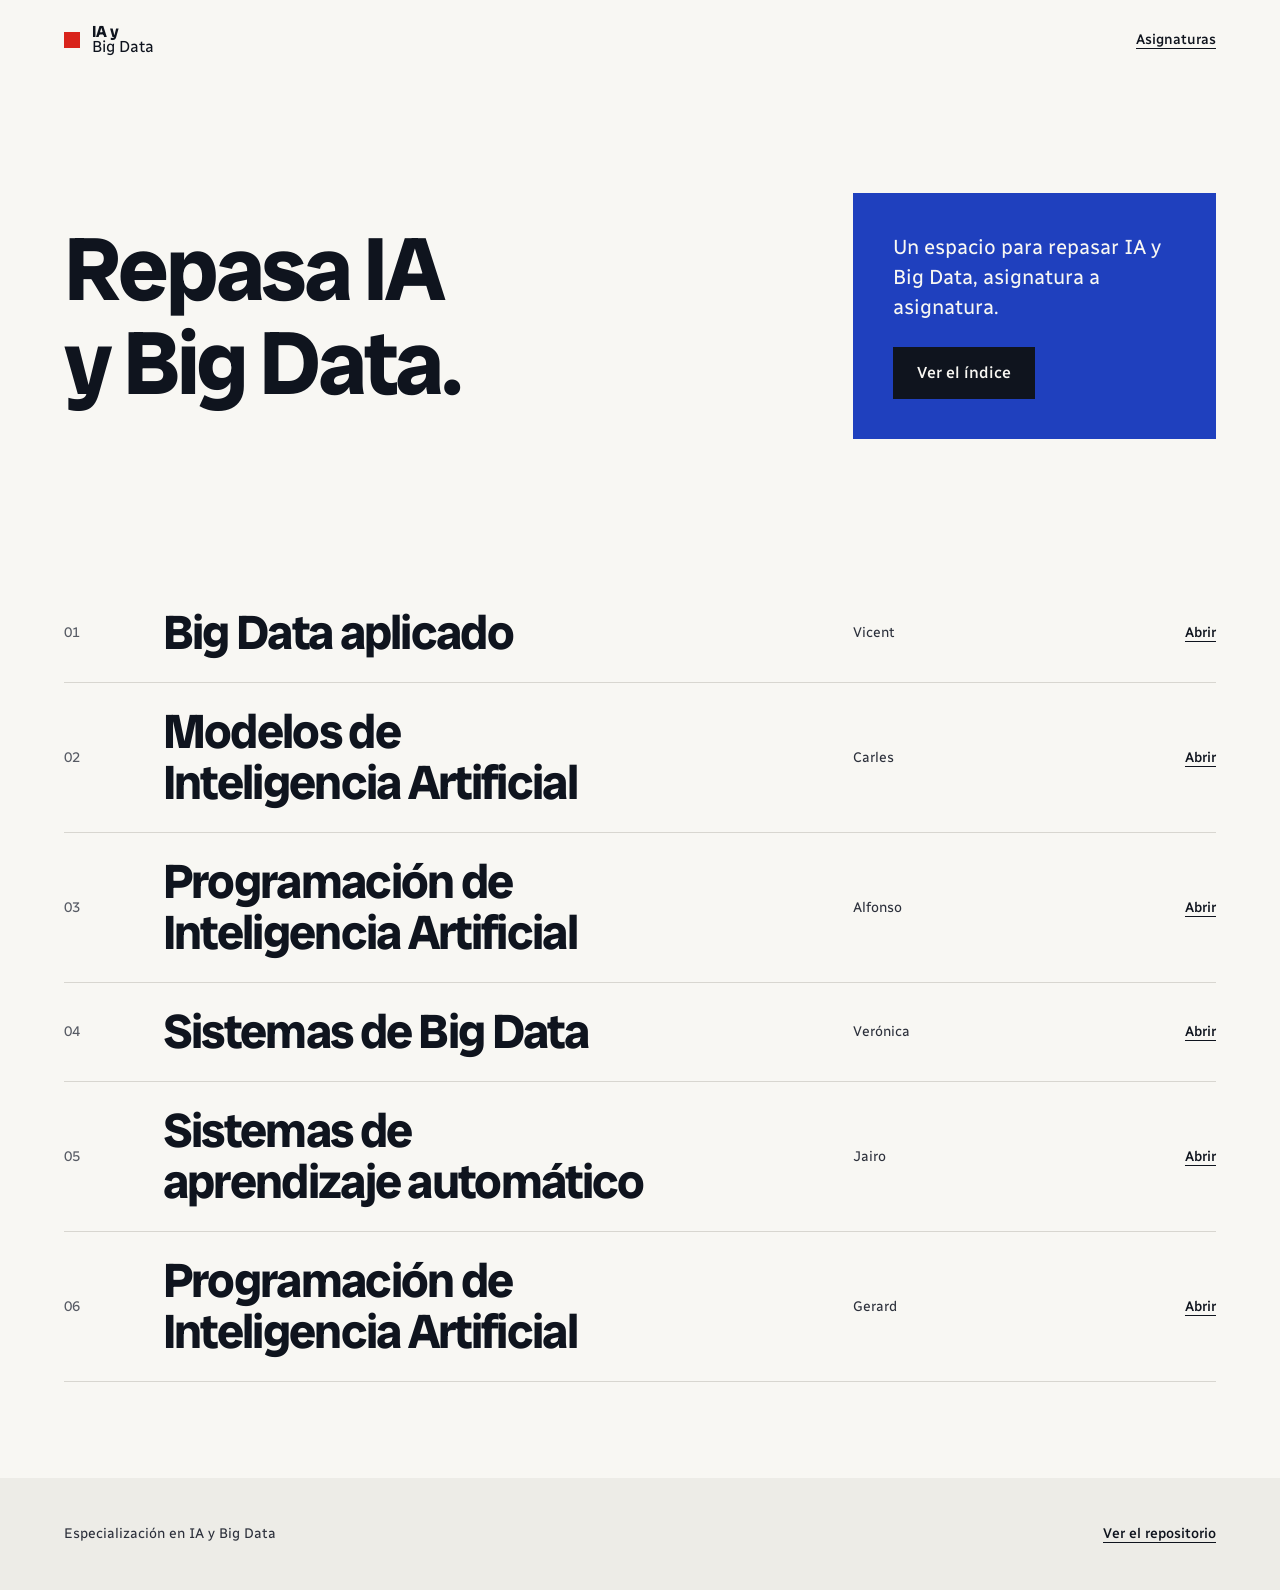
<file: index.html>
<!doctype html>
<html lang="es">
<head>
  <meta charset="utf-8">
  <meta name="viewport" content="width=device-width, initial-scale=1">
  <meta name="description" content="Repasa las seis asignaturas de la especialización en Inteligencia Artificial y Big Data.">
  <title>IA y Big Data | Repaso del curso</title>
  <link rel="preconnect" href="https://fonts.googleapis.com">
  <link rel="preconnect" href="https://fonts.gstatic.com" crossorigin>
  <link href="https://fonts.googleapis.com/css2?family=Radio+Canada+Big:wght@400;700&amp;family=Radio+Canada:wght@400;500&amp;display=swap" rel="stylesheet">
  <link rel="stylesheet" href="./styles.css">
</head>
<body>
  <a class="skip-link" href="#contenido">Saltar al contenido</a>

  <header class="site-header">
    <nav class="masthead container" aria-label="Navegación principal">
      <a class="wordmark" href="./" aria-label="Inicio del curso">
        <span class="wordmark__top">IA y</span>
        <span class="wordmark__bottom">Big Data</span>
      </a>
      <a class="masthead__link" href="#asignaturas">Asignaturas</a>
    </nav>
  </header>

  <main id="contenido">
    <section class="intro container" aria-labelledby="curso-titulo">
      <h1 class="intro__title" id="curso-titulo">Repasa IA y Big Data.</h1>
      <div class="intro__aside">
        <p class="lead">Un espacio para repasar IA y Big Data, asignatura a asignatura.</p>
        <a class="button" href="#asignaturas">Ver el índice</a>
      </div>
    </section>

    <section class="index-section container" id="asignaturas" aria-labelledby="asignaturas-titulo">
      <h2 class="visually-hidden" id="asignaturas-titulo">Asignaturas</h2>
      <ol class="subject-index">
        <li class="subject-index__item">
          <a class="subject-link" href="Big%20Data%20aplicado%20%28Vicent%29/">
            <span class="subject-link__number" aria-hidden="true">01</span>
            <h2>Big Data aplicado</h2>
            <span class="subject-link__teacher"><span class="visually-hidden">Profesor: </span>Vicent</span>
            <span class="subject-link__action" aria-hidden="true">Abrir</span>
          </a>
        </li>
        <li class="subject-index__item">
          <a class="subject-link" href="Modelos%20de%20Inteligencia%20Artificial%20%28Carles%29/">
            <span class="subject-link__number" aria-hidden="true">02</span>
            <h2>Modelos de Inteligencia Artificial</h2>
            <span class="subject-link__teacher"><span class="visually-hidden">Profesor: </span>Carles</span>
            <span class="subject-link__action" aria-hidden="true">Abrir</span>
          </a>
        </li>
        <li class="subject-index__item">
          <a class="subject-link" href="Programaci%C3%B3n%20de%20Inteligencia%20Artificial%20%28Alfonso%29/">
            <span class="subject-link__number" aria-hidden="true">03</span>
            <h2>Programación de Inteligencia Artificial</h2>
            <span class="subject-link__teacher"><span class="visually-hidden">Profesor: </span>Alfonso</span>
            <span class="subject-link__action" aria-hidden="true">Abrir</span>
          </a>
        </li>
        <li class="subject-index__item">
          <a class="subject-link" href="Sistemas%20de%20Big%20Data%20%28Ver%C3%B3nica%29/">
            <span class="subject-link__number" aria-hidden="true">04</span>
            <h2>Sistemas de Big Data</h2>
            <span class="subject-link__teacher"><span class="visually-hidden">Profesora: </span>Verónica</span>
            <span class="subject-link__action" aria-hidden="true">Abrir</span>
          </a>
        </li>
        <li class="subject-index__item">
          <a class="subject-link" href="Sistemas%20de%20aprendizaje%20autom%C3%A1tico%20%28Jairo%29/">
            <span class="subject-link__number" aria-hidden="true">05</span>
            <h2>Sistemas de aprendizaje automático</h2>
            <span class="subject-link__teacher"><span class="visually-hidden">Profesor: </span>Jairo</span>
            <span class="subject-link__action" aria-hidden="true">Abrir</span>
          </a>
        </li>
        <li class="subject-index__item">
          <a class="subject-link" href="Programaci%C3%B3n%20de%20Inteligencia%20Artificial%20%28Gerard%29/">
            <span class="subject-link__number" aria-hidden="true">06</span>
            <h2>Programación de Inteligencia Artificial</h2>
            <span class="subject-link__teacher"><span class="visually-hidden">Profesor: </span>Gerard</span>
            <span class="subject-link__action" aria-hidden="true">Abrir</span>
          </a>
        </li>
      </ol>
    </section>
  </main>

  <footer class="site-footer">
    <div class="footer-inner container">
      <p>Especialización en IA y Big Data</p>
      <a class="footer-link" href="https://github.com/Pausiar/Especializaci-n-IA-y-BigData">Ver el repositorio</a>
    </div>
  </footer>
</body>
</html>
</file>
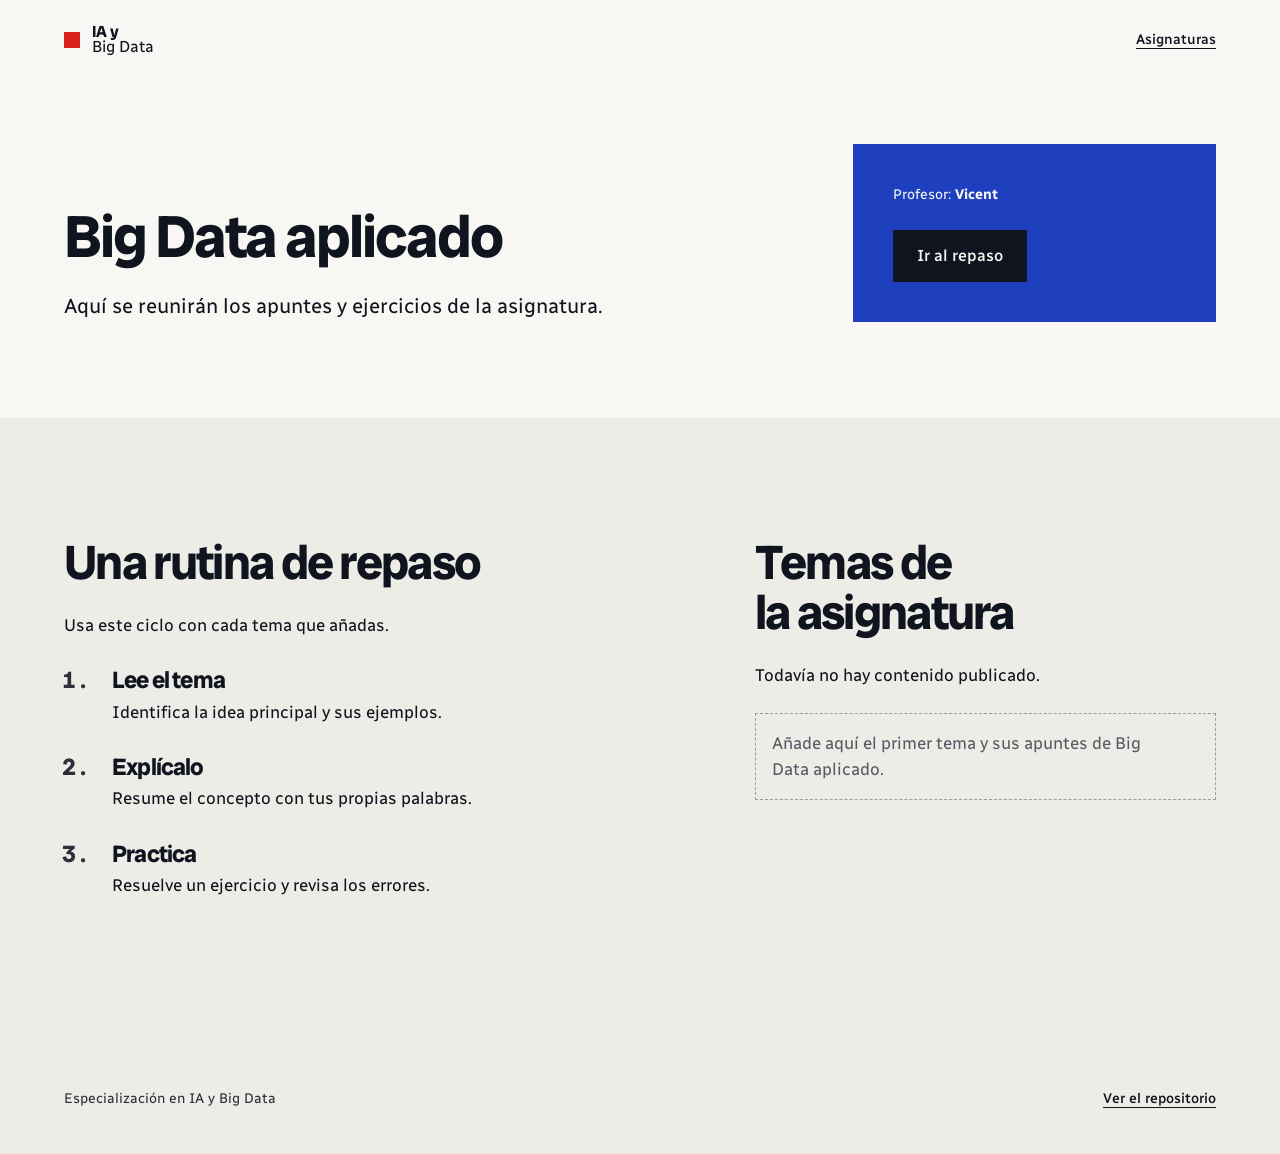
<file: Big Data aplicado (Vicent)/index.html>
<!doctype html>
<html lang="es">
<head>
  <meta charset="utf-8">
  <meta name="viewport" content="width=device-width, initial-scale=1">
  <meta name="description" content="Espacio de repaso de Big Data aplicado, asignatura de Vicent.">
  <title>Big Data aplicado, Vicent | Repaso</title>
  <link rel="preconnect" href="https://fonts.googleapis.com">
  <link rel="preconnect" href="https://fonts.gstatic.com" crossorigin>
  <link href="https://fonts.googleapis.com/css2?family=Radio+Canada+Big:wght@400;700&amp;family=Radio+Canada:wght@400;500&amp;display=swap" rel="stylesheet">
  <link rel="stylesheet" href="../styles.css">
</head>
<body>
  <a class="skip-link" href="#contenido">Saltar al contenido</a>

  <header class="site-header">
    <nav class="masthead container" aria-label="Navegación principal">
      <a class="wordmark" href="../" aria-label="Inicio del curso">
        <span class="wordmark__top">IA y</span>
        <span class="wordmark__bottom">Big Data</span>
      </a>
      <a class="masthead__link" href="../#asignaturas">Asignaturas</a>
    </nav>
  </header>

  <main id="contenido">
    <section class="subject-hero container" aria-labelledby="asignatura-titulo">
      <div class="subject-hero__content">
        <h1 id="asignatura-titulo">Big Data aplicado</h1>
        <p class="lead">Aquí se reunirán los apuntes y ejercicios de la asignatura.</p>
      </div>
      <div class="subject-hero__aside">
        <p class="byline">Profesor: <strong>Vicent</strong></p>
        <a class="button" href="#repaso">Ir al repaso</a>
      </div>
    </section>

    <section class="subject-body-band" id="repaso" aria-labelledby="repaso-titulo">
      <div class="subject-body container">
        <div class="subject-body__guide">
          <h2 id="repaso-titulo">Una rutina de repaso</h2>
          <p>Usa este ciclo con cada tema que añadas.</p>
          <ol class="steps">
            <li>
              <h3>Lee el tema</h3>
              <p>Identifica la idea principal y sus ejemplos.</p>
            </li>
            <li>
              <h3>Explícalo</h3>
              <p>Resume el concepto con tus propias palabras.</p>
            </li>
            <li>
              <h3>Practica</h3>
              <p>Resuelve un ejercicio y revisa los errores.</p>
            </li>
          </ol>
        </div>
        <div class="subject-body__topics">
          <h2>Temas de la asignatura</h2>
          <p>Todavía no hay contenido publicado.</p>
          <p class="fill" data-fill="course-topics">Añade aquí el primer tema y sus apuntes de Big Data aplicado.</p>
        </div>
      </div>
    </section>
  </main>

  <footer class="site-footer">
    <div class="footer-inner container">
      <p>Especialización en IA y Big Data</p>
      <a class="footer-link" href="https://github.com/Pausiar/Especializaci-n-IA-y-BigData">Ver el repositorio</a>
    </div>
  </footer>
</body>
</html>
</file>
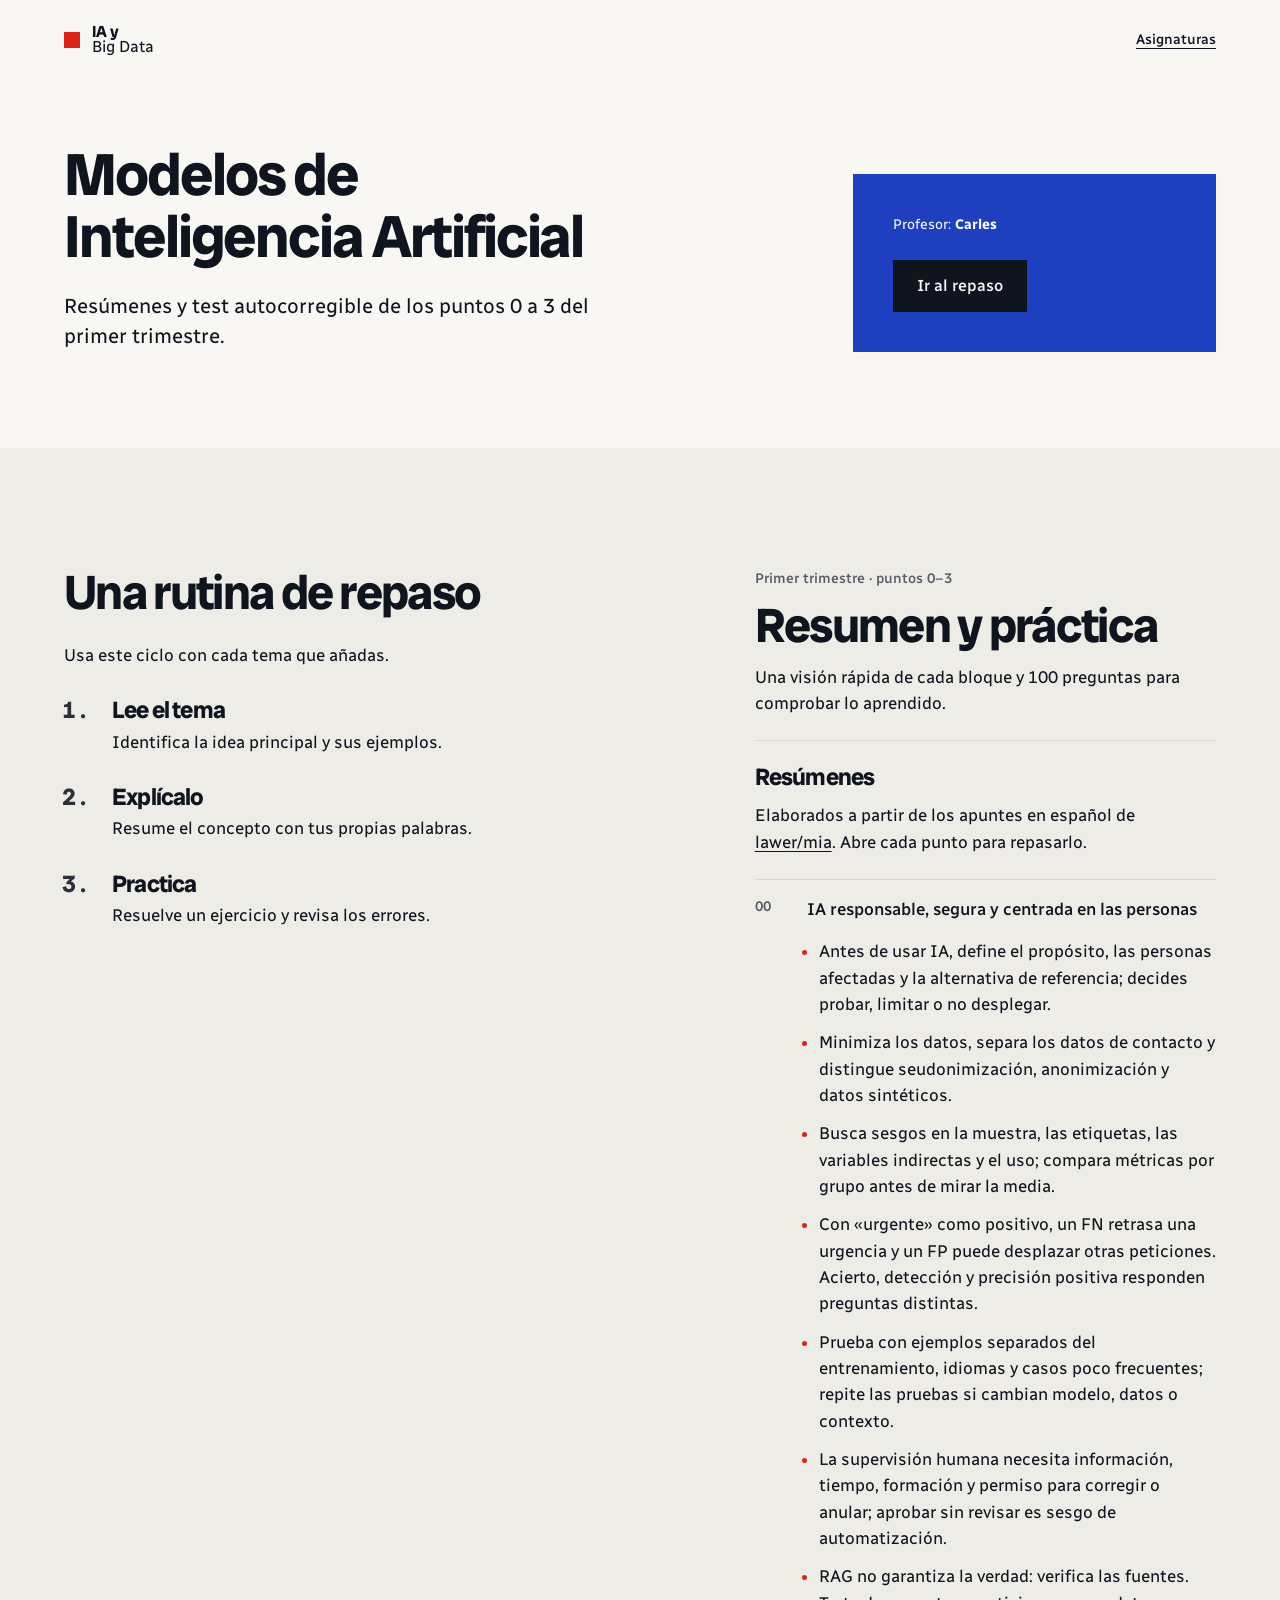
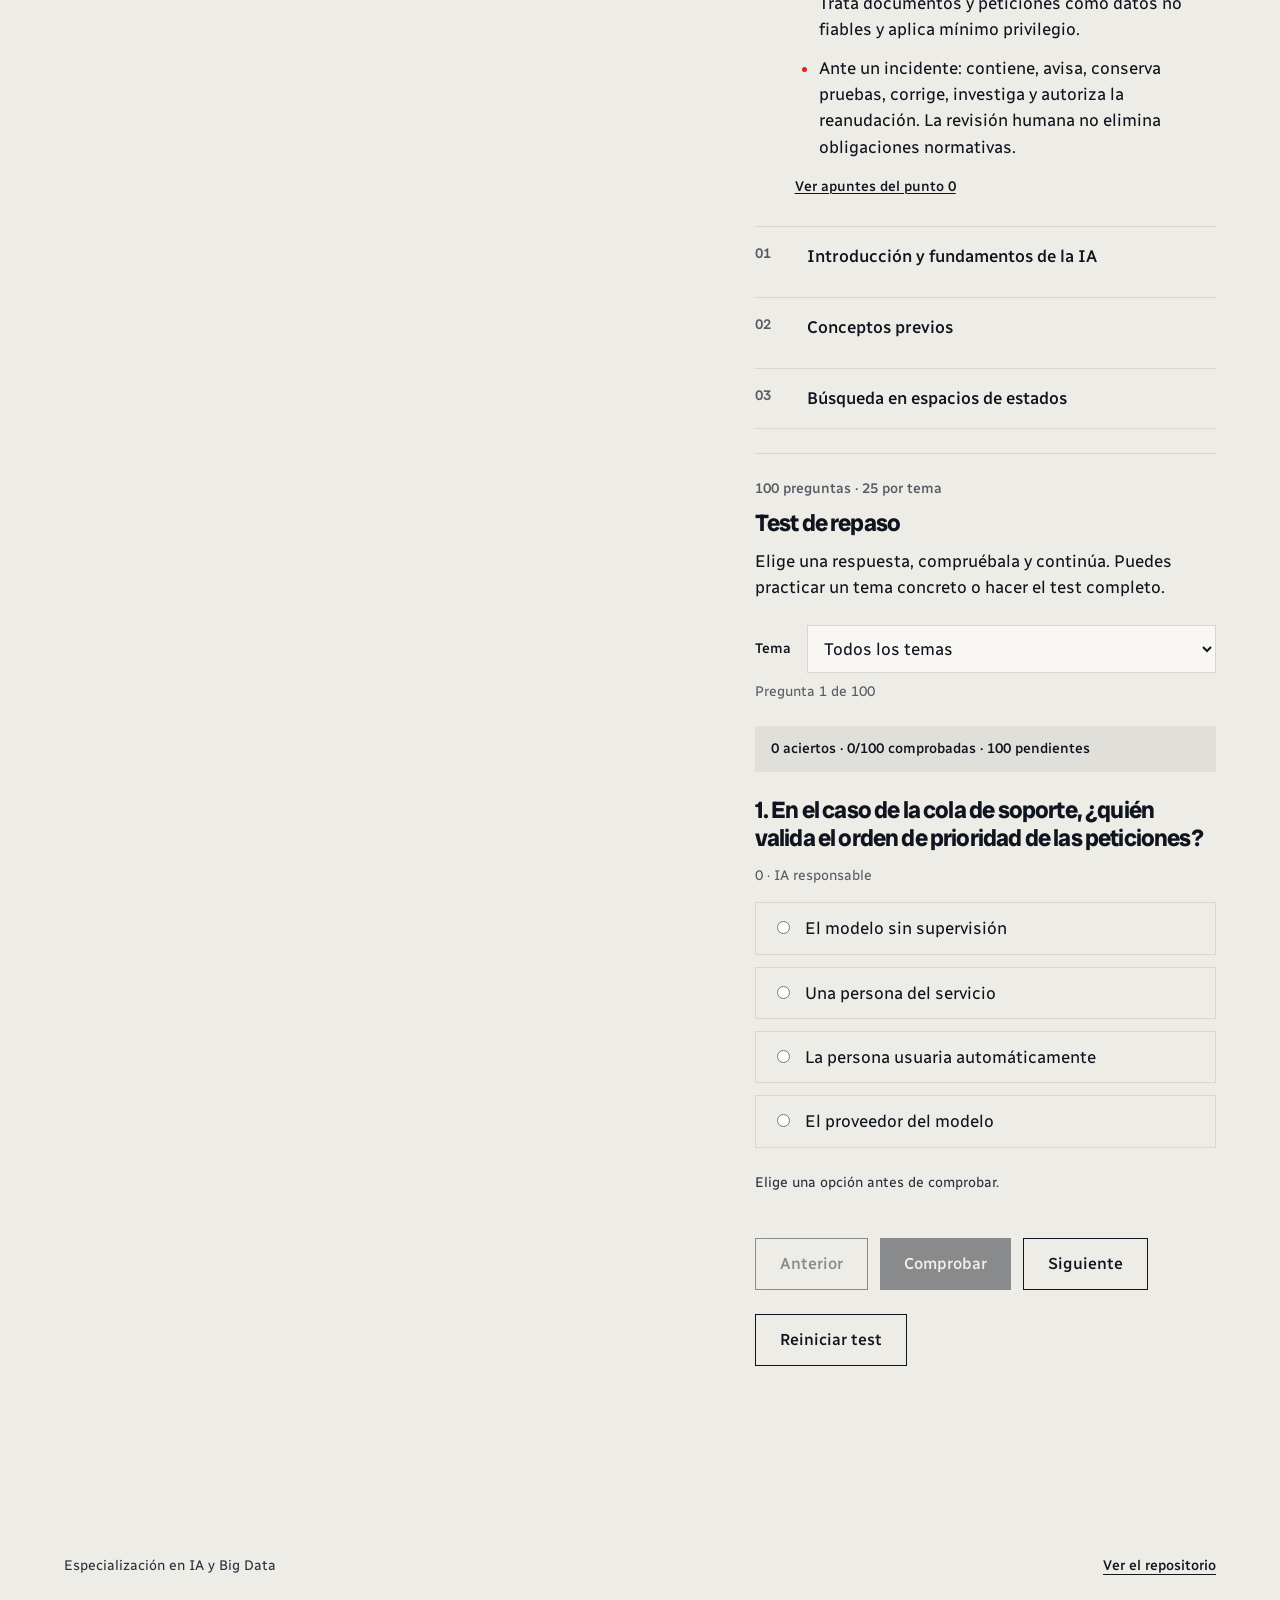
<file: Modelos de Inteligencia Artificial (Carles)/index.html>
<!doctype html>
<html lang="es">
<head>
  <meta charset="utf-8">
  <meta name="viewport" content="width=device-width, initial-scale=1">
  <meta name="description" content="Espacio de repaso de Modelos de Inteligencia Artificial, asignatura de Carles.">
  <title>Modelos de Inteligencia Artificial, Carles | Repaso</title>
  <link rel="preconnect" href="https://fonts.googleapis.com">
  <link rel="preconnect" href="https://fonts.gstatic.com" crossorigin>
  <link href="https://fonts.googleapis.com/css2?family=Radio+Canada+Big:wght@400;700&amp;family=Radio+Canada:wght@400;500&amp;display=swap" rel="stylesheet">
  <link rel="stylesheet" href="../styles.css">
</head>
<body>
  <a class="skip-link" href="#contenido">Saltar al contenido</a>

  <header class="site-header">
    <nav class="masthead container" aria-label="Navegación principal">
      <a class="wordmark" href="../" aria-label="Inicio del curso">
        <span class="wordmark__top">IA y</span>
        <span class="wordmark__bottom">Big Data</span>
      </a>
      <a class="masthead__link" href="../#asignaturas">Asignaturas</a>
    </nav>
  </header>

  <main id="contenido">
    <section class="subject-hero container" aria-labelledby="asignatura-titulo">
      <div class="subject-hero__content">
        <h1 id="asignatura-titulo">Modelos de Inteligencia Artificial</h1>
        <p class="lead">Resúmenes y test autocorregible de los puntos 0 a 3 del primer trimestre.</p>
      </div>
      <div class="subject-hero__aside">
        <p class="byline">Profesor: <strong>Carles</strong></p>
        <a class="button" href="#repaso">Ir al repaso</a>
      </div>
    </section>

    <section class="subject-body-band" id="repaso" aria-labelledby="repaso-titulo">
      <div class="subject-body container">
        <div class="subject-body__guide">
          <h2 id="repaso-titulo">Una rutina de repaso</h2>
          <p>Usa este ciclo con cada tema que añadas.</p>
          <ol class="steps">
            <li>
              <h3>Lee el tema</h3>
              <p>Identifica la idea principal y sus ejemplos.</p>
            </li>
            <li>
              <h3>Explícalo</h3>
              <p>Resume el concepto con tus propias palabras.</p>
            </li>
            <li>
              <h3>Practica</h3>
              <p>Resuelve un ejercicio y revisa los errores.</p>
            </li>
          </ol>
        </div>
        <div class="subject-body__topics">
          <div class="topics-intro">
            <p class="eyebrow">Primer trimestre · puntos 0–3</p>
            <h2>Resumen y práctica</h2>
            <p>Una visión rápida de cada bloque y 100 preguntas para comprobar lo aprendido.</p>
          </div>

          <section class="study-section" aria-labelledby="resumenes-titulo">
            <div class="section-heading">
              <h2 id="resumenes-titulo">Resúmenes</h2>
              <p>Elaborados a partir de los apuntes en español de <a href="https://github.com/lawer/mia/tree/main/apunts/1.-primer_trimestre">lawer/mia</a>. Abre cada punto para repasarlo.</p>
            </div>

            <div class="summary-list">
              <details class="summary-card" open>
                <summary>
                  <span class="summary-card__number">00</span>
                  <span>IA responsable, segura y centrada en las personas</span>
                </summary>
                <div class="summary-card__body">
                  <ul>
                    <li>Antes de usar IA, define el propósito, las personas afectadas y la alternativa de referencia; decides probar, limitar o no desplegar.</li>
                    <li>Minimiza los datos, separa los datos de contacto y distingue seudonimización, anonimización y datos sintéticos.</li>
                    <li>Busca sesgos en la muestra, las etiquetas, las variables indirectas y el uso; compara métricas por grupo antes de mirar la media.</li>
                    <li>Con «urgente» como positivo, un FN retrasa una urgencia y un FP puede desplazar otras peticiones. Acierto, detección y precisión positiva responden preguntas distintas.</li>
                    <li>Prueba con ejemplos separados del entrenamiento, idiomas y casos poco frecuentes; repite las pruebas si cambian modelo, datos o contexto.</li>
                    <li>La supervisión humana necesita información, tiempo, formación y permiso para corregir o anular; aprobar sin revisar es sesgo de automatización.</li>
                    <li>RAG no garantiza la verdad: verifica las fuentes. Trata documentos y peticiones como datos no fiables y aplica mínimo privilegio.</li>
                    <li>Ante un incidente: contiene, avisa, conserva pruebas, corrige, investiga y autoriza la reanudación. La revisión humana no elimina obligaciones normativas.</li>
                  </ul>
                  <a class="source-link" href="https://github.com/lawer/mia/tree/main/apunts/1.-primer_trimestre/0.-IA%20responsable">Ver apuntes del punto 0</a>
                </div>
              </details>

              <details class="summary-card">
                <summary>
                  <span class="summary-card__number">01</span>
                  <span>Introducción y fundamentos de la IA</span>
                </summary>
                <div class="summary-card__body">
                  <ul>
                    <li>Un agente percibe con sensores y actúa con actuadores; uno racional busca maximizar el rendimiento esperado con la información disponible.</li>
                    <li>La historia incluye a Turing, Dartmouth, el perceptrón, los inviernos de la IA, Deep Blue, Roomba, Watson, AlphaGo y los modelos generativos recientes.</li>
                    <li>IA estrecha, AGI e IA fuerte son conceptos distintos. Un buen rendimiento en una tarea no demuestra conciencia ni inteligencia general.</li>
                    <li>La racionalidad considera resultados, probabilidades, costes y restricciones; no significa omnisciencia.</li>
                    <li>Los paradigmas simbólico, conexionista y estadístico se solapan: reglas y símbolos, redes con pesos y modelos probabilísticos.</li>
                    <li>Las técnicas incluyen sistemas expertos, reglas, casos, lógica difusa, redes neuronales, algoritmos genéticos, multiagente, búsqueda, planificación y aprendizaje.</li>
                    <li>Aprendizaje supervisado usa respuestas etiquetadas; no supervisado busca estructura; por refuerzo aprende a partir de recompensas.</li>
                    <li>Aplicaciones como robótica, PLN, visión, recomendación y juegos deben evaluarse según la tarea, los datos, las condiciones y sus límites.</li>
                  </ul>
                  <a class="source-link" href="https://github.com/lawer/mia/tree/main/apunts/1.-primer_trimestre/1.-Introducci%C3%B3">Ver apuntes del punto 1</a>
                </div>
              </details>

              <details class="summary-card">
                <summary>
                  <span class="summary-card__number">02</span>
                  <span>Conceptos previos</span>
                </summary>
                <div class="summary-card__body">
                  <ul>
                    <li>Un grafo une nodos con aristas; puede ser ponderado, dirigido o cíclico. DAG, grafo completo, conexo e isomorfo son propiedades diferentes.</li>
                    <li>Euler resolvió el problema de los puentes de Königsberg; un grafo euleriano tiene todos sus nodos de grado par.</li>
                    <li>La matriz de adyacencia ocupa O(n²) y comprueba aristas en O(1); la lista ocupa O(n + m) y es preferible para grafos dispersos o cambiantes.</li>
                    <li>Los grafos sirven para recorridos, conectividad, ciclos, coloración, ordenación topológica, caminos mínimos, expansión mínima y flujo máximo.</li>
                    <li>Un árbol es conexo, acíclico, no dirigido y tiene un único camino entre nodos. En un BST, izquierda contiene valores menores y derecha mayores.</li>
                    <li>Un vector da acceso O(1); una lista enlazada facilita inserciones y eliminaciones. Cola es FIFO, pila es LIFO y prioridad suele usar un heap.</li>
                    <li>Complejidad temporal mide tiempo y espacial memoria. O grande es cota superior, Omega inferior y Theta ambas.</li>
                    <li>Ejemplos: acceso a vector O(1), búsqueda binaria O(log n), recorrido O(n), mergesort O(n log n), matriz O(n²), Hanói O(2ⁿ) y viajante por fuerza bruta O(n!).</li>
                  </ul>
                  <a class="source-link" href="https://github.com/lawer/mia/tree/main/apunts/1.-primer_trimestre/2.-Conceptes%20previs">Ver apuntes del punto 2</a>
                </div>
              </details>

              <details class="summary-card">
                <summary>
                  <span class="summary-card__number">03</span>
                  <span>Búsqueda en espacios de estados</span>
                </summary>
                <div class="summary-card__body">
                  <ul>
                    <li>Un problema define estado inicial, función sucesora con costes y estado objetivo; la solución es una secuencia de estados o plan.</li>
                    <li>Rumanía usa ciudades como estados; las jarras usan cantidades de agua; el puzle del 8 usa posiciones y tiene 9! = 362.880 estados.</li>
                    <li>La frontera guarda estados pendientes, comienza con el inicial y los padres permiten reconstruir el camino; hay que controlar repeticiones y ciclos.</li>
                    <li>Se comparan completitud, optimalidad, complejidad temporal y espacial.</li>
                    <li>Anchura usa FIFO, explora por niveles y es óptima con costes unitarios; profundidad usa LIFO y no garantiza optimalidad.</li>
                    <li>Profundidad limitada fija un máximo; la iterativa aumenta el límite desde cero. Coste uniforme ordena por coste acumulado y usa prioridad.</li>
                    <li>Una heurística estima el coste restante. La búsqueda voraz usa solo h(n) y puede perder optimalidad.</li>
                    <li>A* ordena por f(n) = g(n) + h(n): coste acumulado más estimación. g es el coste real; f solo ordena.</li>
                    <li>Una heurística admisible no sobreestima. Manhattan es más informativa que fichas fuera de lugar en el puzle del 8; en grafos también importa la consistencia.</li>
                    <li>A* ponderado aumenta el peso de h y puede explorar menos perdiendo optimalidad; A* iterativo reduce memoria y Anytime A* mejora la solución progresivamente.</li>
                  </ul>
                  <a class="source-link" href="https://github.com/lawer/mia/tree/main/apunts/1.-primer_trimestre/3.-B%C3%BAsqueda%20en%20espai%20d%27estats">Ver apuntes del punto 3</a>
                </div>
              </details>
            </div>
          </section>

          <section class="quiz" id="test" aria-labelledby="test-titulo">
            <div class="section-heading">
              <p class="eyebrow">100 preguntas · 25 por tema</p>
              <h2 id="test-titulo">Test de repaso</h2>
              <p>Elige una respuesta, compruébala y continúa. Puedes practicar un tema concreto o hacer el test completo.</p>
            </div>

            <div class="quiz__toolbar">
              <label for="filtro-tema">Tema</label>
              <select id="filtro-tema">
                <option value="todos">Todos los temas</option>
                <option value="0">0 · IA responsable</option>
                <option value="1">1 · Introducción y fundamentos</option>
                <option value="2">2 · Conceptos previos</option>
                <option value="3">3 · Búsqueda en espacios de estados</option>
              </select>
              <p id="progreso-test" class="quiz__progress"></p>
            </div>

            <p id="puntuacion-test" class="quiz__score" role="status" aria-live="polite"></p>

            <form id="formulario-test" class="quiz__form">
              <fieldset class="quiz__fieldset">
                <legend id="pregunta-test"></legend>
                <p id="tema-pregunta" class="quiz__topic"></p>
                <div id="opciones-test" class="quiz__options"></div>
              </fieldset>
              <p id="feedback-test" class="quiz__feedback" role="status" aria-live="polite"></p>
              <div class="quiz__actions">
                <button class="button button--secondary" id="anterior-test" type="button">Anterior</button>
                <button class="button" id="comprobar-test" type="button">Comprobar</button>
                <button class="button button--secondary" id="siguiente-test" type="button">Siguiente</button>
              </div>
            </form>

            <button class="button button--secondary" id="reiniciar-test" type="button">Reiniciar test</button>
            <noscript><p class="quiz__feedback">Activa JavaScript para responder y corregir el test.</p></noscript>
          </section>
        </div>
      </div>
    </section>
  </main>

  <footer class="site-footer">
    <div class="footer-inner container">
      <p>Especialización en IA y Big Data</p>
      <a class="footer-link" href="https://github.com/Pausiar/Especializaci-n-IA-y-BigData">Ver el repositorio</a>
    </div>
  </footer>
  <script src="test.js"></script>
</body>
</html>
</file>
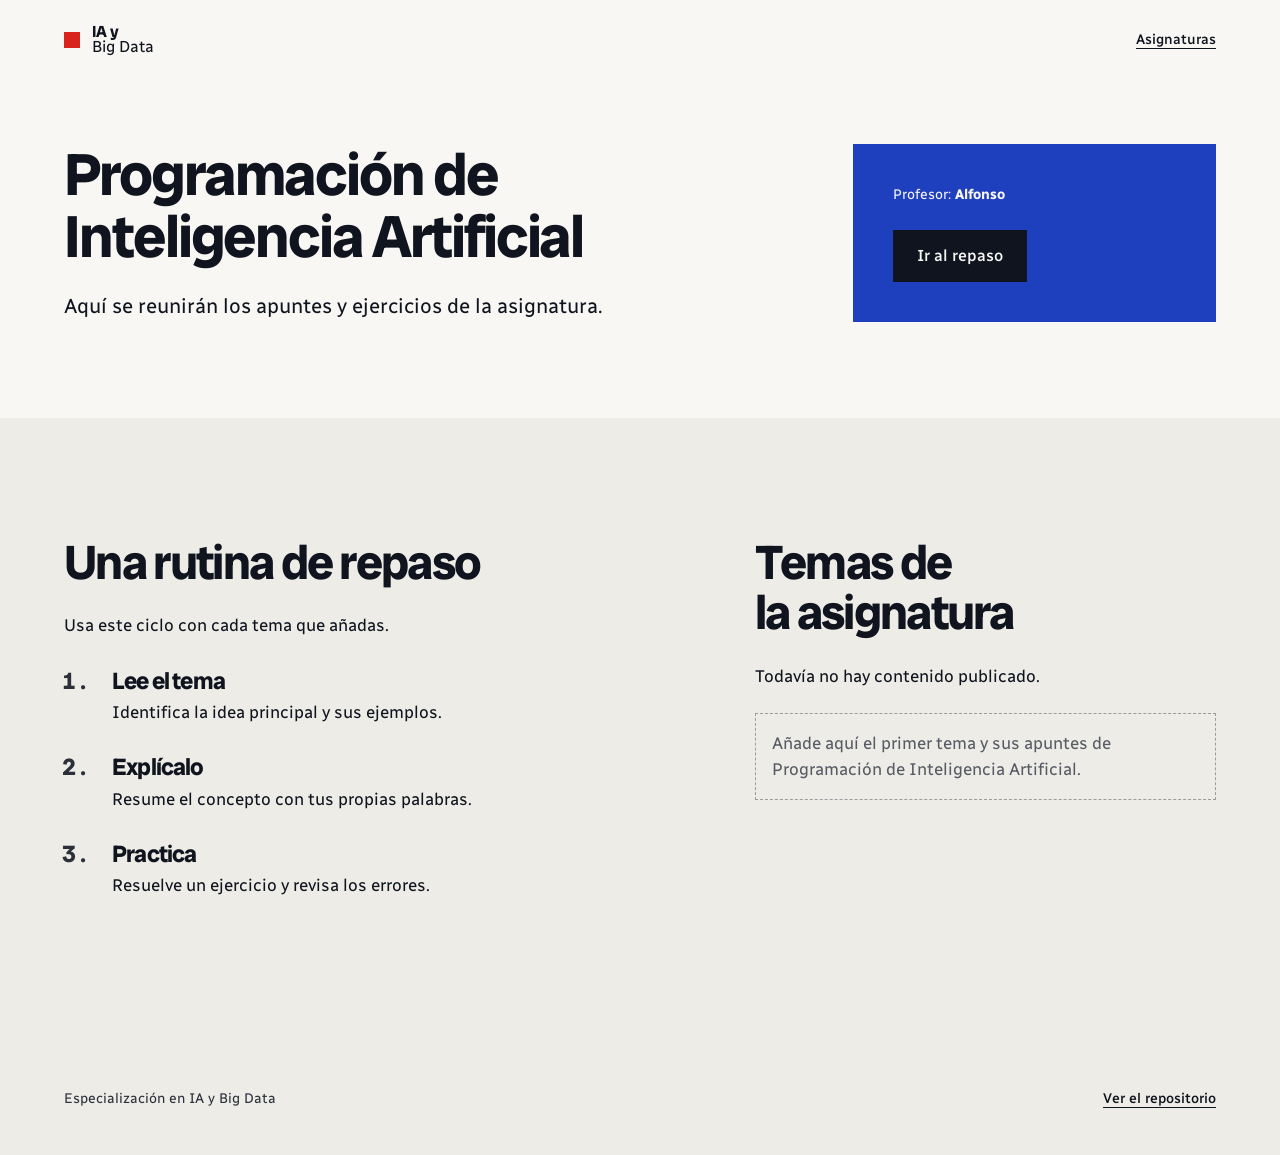
<file: Programación de Inteligencia Artificial (Alfonso)/index.html>
<!doctype html>
<html lang="es">
<head>
  <meta charset="utf-8">
  <meta name="viewport" content="width=device-width, initial-scale=1">
  <meta name="description" content="Espacio de repaso de Programación de Inteligencia Artificial, asignatura de Alfonso.">
  <title>Programación de Inteligencia Artificial, Alfonso | Repaso</title>
  <link rel="preconnect" href="https://fonts.googleapis.com">
  <link rel="preconnect" href="https://fonts.gstatic.com" crossorigin>
  <link href="https://fonts.googleapis.com/css2?family=Radio+Canada+Big:wght@400;700&amp;family=Radio+Canada:wght@400;500&amp;display=swap" rel="stylesheet">
  <link rel="stylesheet" href="../styles.css">
</head>
<body>
  <a class="skip-link" href="#contenido">Saltar al contenido</a>

  <header class="site-header">
    <nav class="masthead container" aria-label="Navegación principal">
      <a class="wordmark" href="../" aria-label="Inicio del curso">
        <span class="wordmark__top">IA y</span>
        <span class="wordmark__bottom">Big Data</span>
      </a>
      <a class="masthead__link" href="../#asignaturas">Asignaturas</a>
    </nav>
  </header>

  <main id="contenido">
    <section class="subject-hero container" aria-labelledby="asignatura-titulo">
      <div class="subject-hero__content">
        <h1 id="asignatura-titulo">Programación de Inteligencia Artificial</h1>
        <p class="lead">Aquí se reunirán los apuntes y ejercicios de la asignatura.</p>
      </div>
      <div class="subject-hero__aside">
        <p class="byline">Profesor: <strong>Alfonso</strong></p>
        <a class="button" href="#repaso">Ir al repaso</a>
      </div>
    </section>

    <section class="subject-body-band" id="repaso" aria-labelledby="repaso-titulo">
      <div class="subject-body container">
        <div class="subject-body__guide">
          <h2 id="repaso-titulo">Una rutina de repaso</h2>
          <p>Usa este ciclo con cada tema que añadas.</p>
          <ol class="steps">
            <li>
              <h3>Lee el tema</h3>
              <p>Identifica la idea principal y sus ejemplos.</p>
            </li>
            <li>
              <h3>Explícalo</h3>
              <p>Resume el concepto con tus propias palabras.</p>
            </li>
            <li>
              <h3>Practica</h3>
              <p>Resuelve un ejercicio y revisa los errores.</p>
            </li>
          </ol>
        </div>
        <div class="subject-body__topics">
          <h2>Temas de la asignatura</h2>
          <p>Todavía no hay contenido publicado.</p>
          <p class="fill" data-fill="course-topics">Añade aquí el primer tema y sus apuntes de Programación de Inteligencia Artificial.</p>
        </div>
      </div>
    </section>
  </main>

  <footer class="site-footer">
    <div class="footer-inner container">
      <p>Especialización en IA y Big Data</p>
      <a class="footer-link" href="https://github.com/Pausiar/Especializaci-n-IA-y-BigData">Ver el repositorio</a>
    </div>
  </footer>
</body>
</html>
</file>
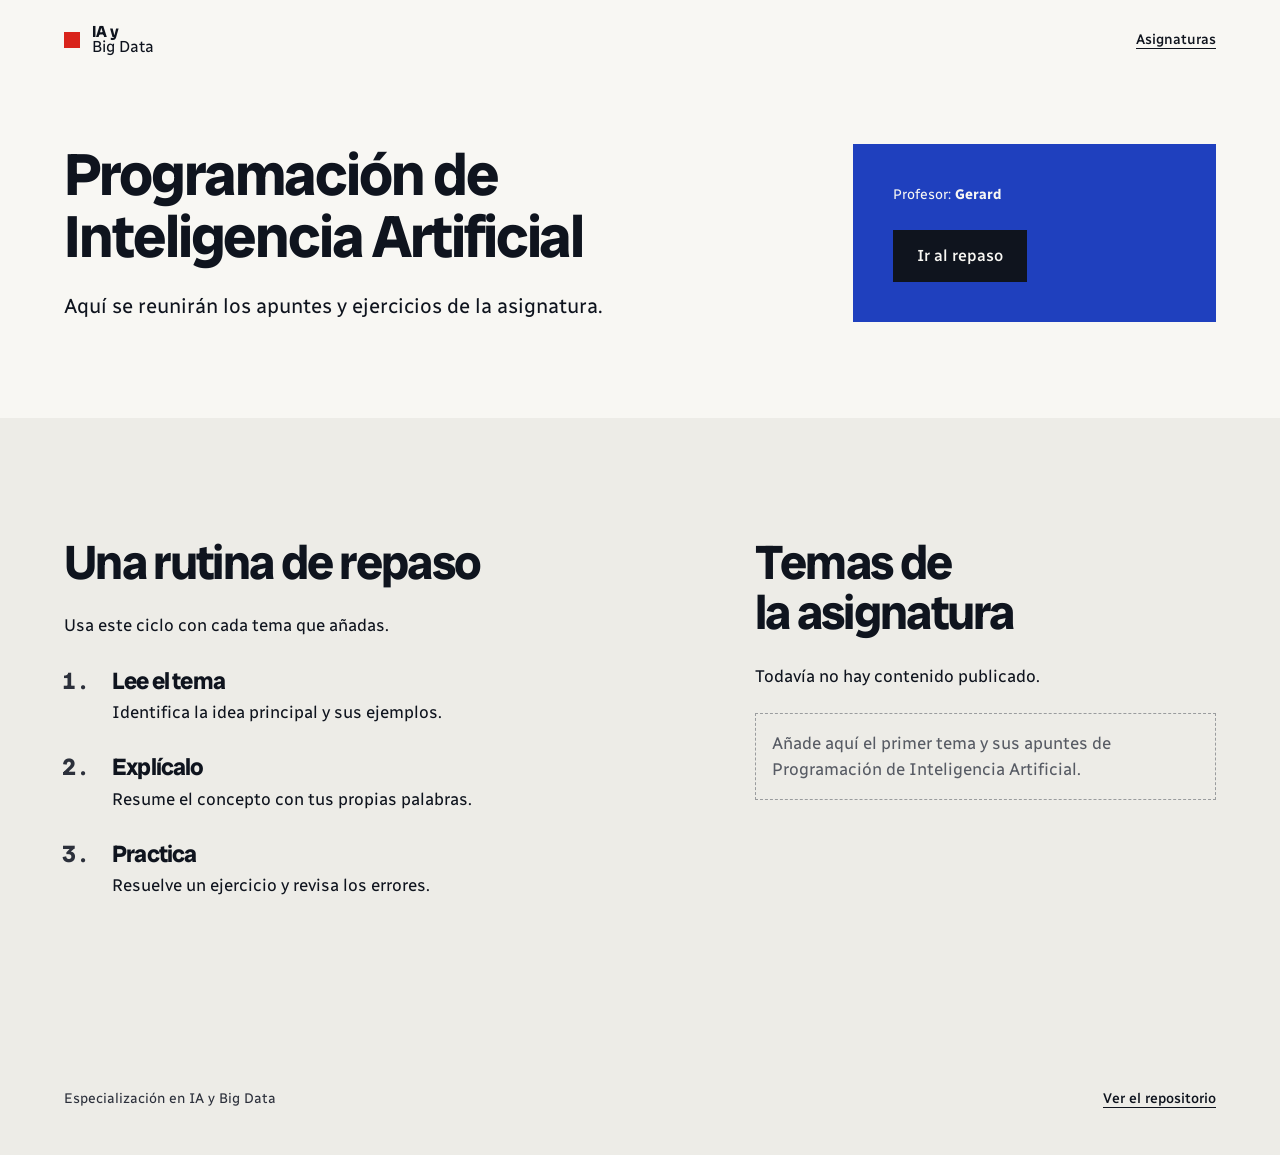
<file: Programación de Inteligencia Artificial (Gerard)/index.html>
<!doctype html>
<html lang="es">
<head>
  <meta charset="utf-8">
  <meta name="viewport" content="width=device-width, initial-scale=1">
  <meta name="description" content="Espacio de repaso de Programación de Inteligencia Artificial, asignatura de Gerard.">
  <title>Programación de Inteligencia Artificial, Gerard | Repaso</title>
  <link rel="preconnect" href="https://fonts.googleapis.com">
  <link rel="preconnect" href="https://fonts.gstatic.com" crossorigin>
  <link href="https://fonts.googleapis.com/css2?family=Radio+Canada+Big:wght@400;700&amp;family=Radio+Canada:wght@400;500&amp;display=swap" rel="stylesheet">
  <link rel="stylesheet" href="../styles.css">
</head>
<body>
  <a class="skip-link" href="#contenido">Saltar al contenido</a>

  <header class="site-header">
    <nav class="masthead container" aria-label="Navegación principal">
      <a class="wordmark" href="../" aria-label="Inicio del curso">
        <span class="wordmark__top">IA y</span>
        <span class="wordmark__bottom">Big Data</span>
      </a>
      <a class="masthead__link" href="../#asignaturas">Asignaturas</a>
    </nav>
  </header>

  <main id="contenido">
    <section class="subject-hero container" aria-labelledby="asignatura-titulo">
      <div class="subject-hero__content">
        <h1 id="asignatura-titulo">Programación de Inteligencia Artificial</h1>
        <p class="lead">Aquí se reunirán los apuntes y ejercicios de la asignatura.</p>
      </div>
      <div class="subject-hero__aside">
        <p class="byline">Profesor: <strong>Gerard</strong></p>
        <a class="button" href="#repaso">Ir al repaso</a>
      </div>
    </section>

    <section class="subject-body-band" id="repaso" aria-labelledby="repaso-titulo">
      <div class="subject-body container">
        <div class="subject-body__guide">
          <h2 id="repaso-titulo">Una rutina de repaso</h2>
          <p>Usa este ciclo con cada tema que añadas.</p>
          <ol class="steps">
            <li>
              <h3>Lee el tema</h3>
              <p>Identifica la idea principal y sus ejemplos.</p>
            </li>
            <li>
              <h3>Explícalo</h3>
              <p>Resume el concepto con tus propias palabras.</p>
            </li>
            <li>
              <h3>Practica</h3>
              <p>Resuelve un ejercicio y revisa los errores.</p>
            </li>
          </ol>
        </div>
        <div class="subject-body__topics">
          <h2>Temas de la asignatura</h2>
          <p>Todavía no hay contenido publicado.</p>
          <p class="fill" data-fill="course-topics">Añade aquí el primer tema y sus apuntes de Programación de Inteligencia Artificial.</p>
        </div>
      </div>
    </section>
  </main>

  <footer class="site-footer">
    <div class="footer-inner container">
      <p>Especialización en IA y Big Data</p>
      <a class="footer-link" href="https://github.com/Pausiar/Especializaci-n-IA-y-BigData">Ver el repositorio</a>
    </div>
  </footer>
</body>
</html>
</file>
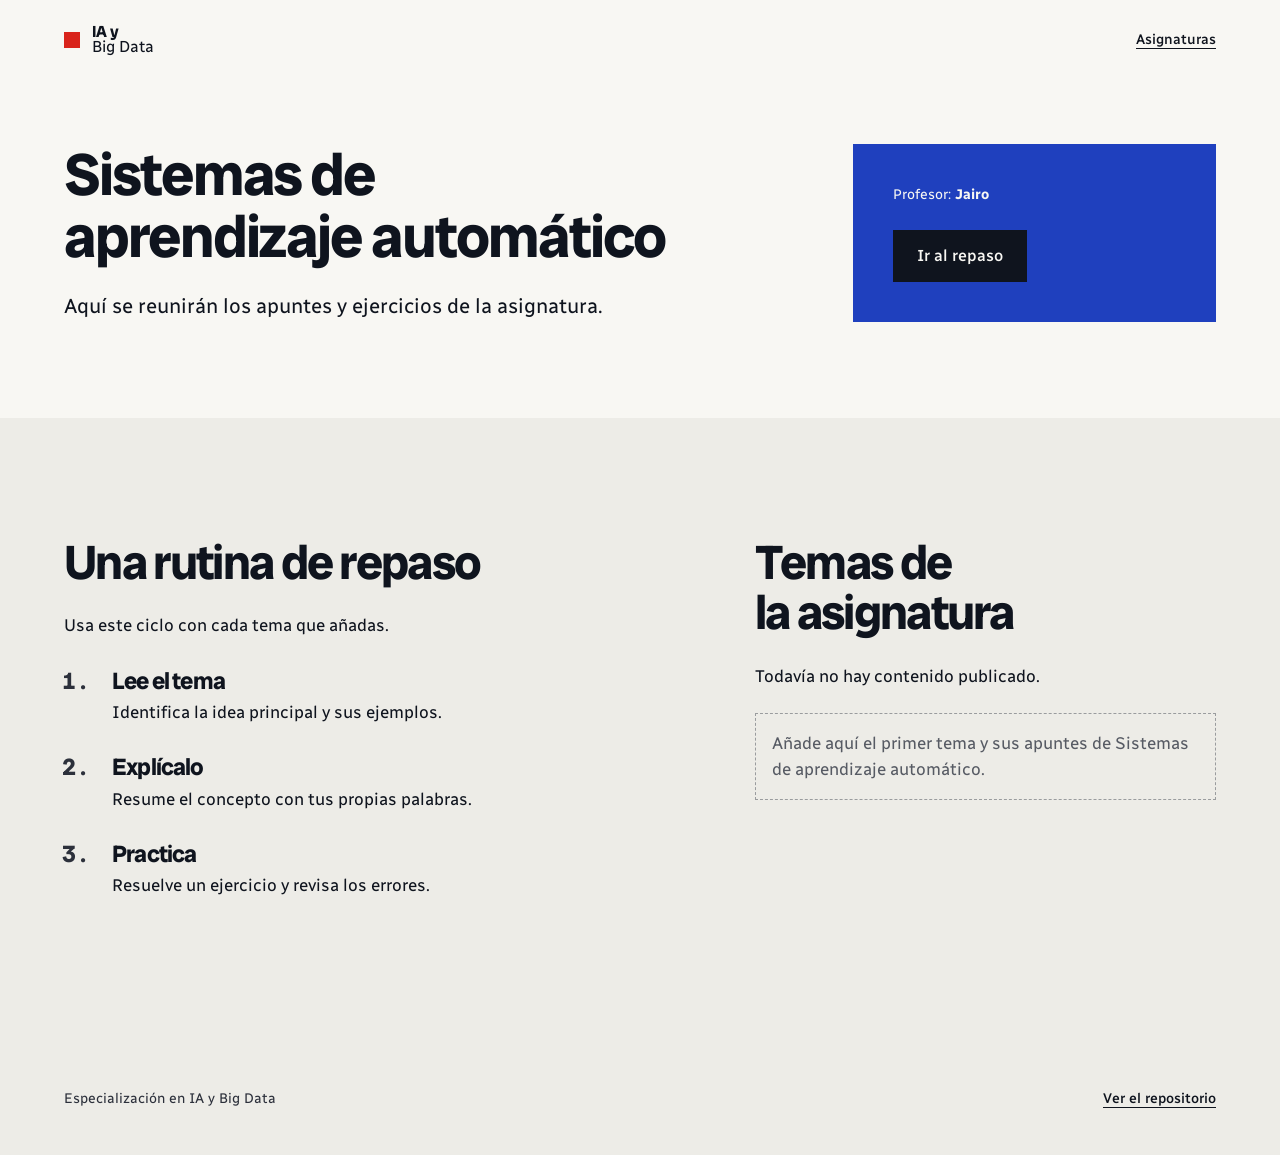
<file: Sistemas de aprendizaje automático (Jairo)/index.html>
<!doctype html>
<html lang="es">
<head>
  <meta charset="utf-8">
  <meta name="viewport" content="width=device-width, initial-scale=1">
  <meta name="description" content="Espacio de repaso de Sistemas de aprendizaje automático, asignatura de Jairo.">
  <title>Sistemas de aprendizaje automático, Jairo | Repaso</title>
  <link rel="preconnect" href="https://fonts.googleapis.com">
  <link rel="preconnect" href="https://fonts.gstatic.com" crossorigin>
  <link href="https://fonts.googleapis.com/css2?family=Radio+Canada+Big:wght@400;700&amp;family=Radio+Canada:wght@400;500&amp;display=swap" rel="stylesheet">
  <link rel="stylesheet" href="../styles.css">
</head>
<body>
  <a class="skip-link" href="#contenido">Saltar al contenido</a>

  <header class="site-header">
    <nav class="masthead container" aria-label="Navegación principal">
      <a class="wordmark" href="../" aria-label="Inicio del curso">
        <span class="wordmark__top">IA y</span>
        <span class="wordmark__bottom">Big Data</span>
      </a>
      <a class="masthead__link" href="../#asignaturas">Asignaturas</a>
    </nav>
  </header>

  <main id="contenido">
    <section class="subject-hero container" aria-labelledby="asignatura-titulo">
      <div class="subject-hero__content">
        <h1 id="asignatura-titulo">Sistemas de aprendizaje automático</h1>
        <p class="lead">Aquí se reunirán los apuntes y ejercicios de la asignatura.</p>
      </div>
      <div class="subject-hero__aside">
        <p class="byline">Profesor: <strong>Jairo</strong></p>
        <a class="button" href="#repaso">Ir al repaso</a>
      </div>
    </section>

    <section class="subject-body-band" id="repaso" aria-labelledby="repaso-titulo">
      <div class="subject-body container">
        <div class="subject-body__guide">
          <h2 id="repaso-titulo">Una rutina de repaso</h2>
          <p>Usa este ciclo con cada tema que añadas.</p>
          <ol class="steps">
            <li>
              <h3>Lee el tema</h3>
              <p>Identifica la idea principal y sus ejemplos.</p>
            </li>
            <li>
              <h3>Explícalo</h3>
              <p>Resume el concepto con tus propias palabras.</p>
            </li>
            <li>
              <h3>Practica</h3>
              <p>Resuelve un ejercicio y revisa los errores.</p>
            </li>
          </ol>
        </div>
        <div class="subject-body__topics">
          <h2>Temas de la asignatura</h2>
          <p>Todavía no hay contenido publicado.</p>
          <p class="fill" data-fill="course-topics">Añade aquí el primer tema y sus apuntes de Sistemas de aprendizaje automático.</p>
        </div>
      </div>
    </section>
  </main>

  <footer class="site-footer">
    <div class="footer-inner container">
      <p>Especialización en IA y Big Data</p>
      <a class="footer-link" href="https://github.com/Pausiar/Especializaci-n-IA-y-BigData">Ver el repositorio</a>
    </div>
  </footer>
</body>
</html>
</file>
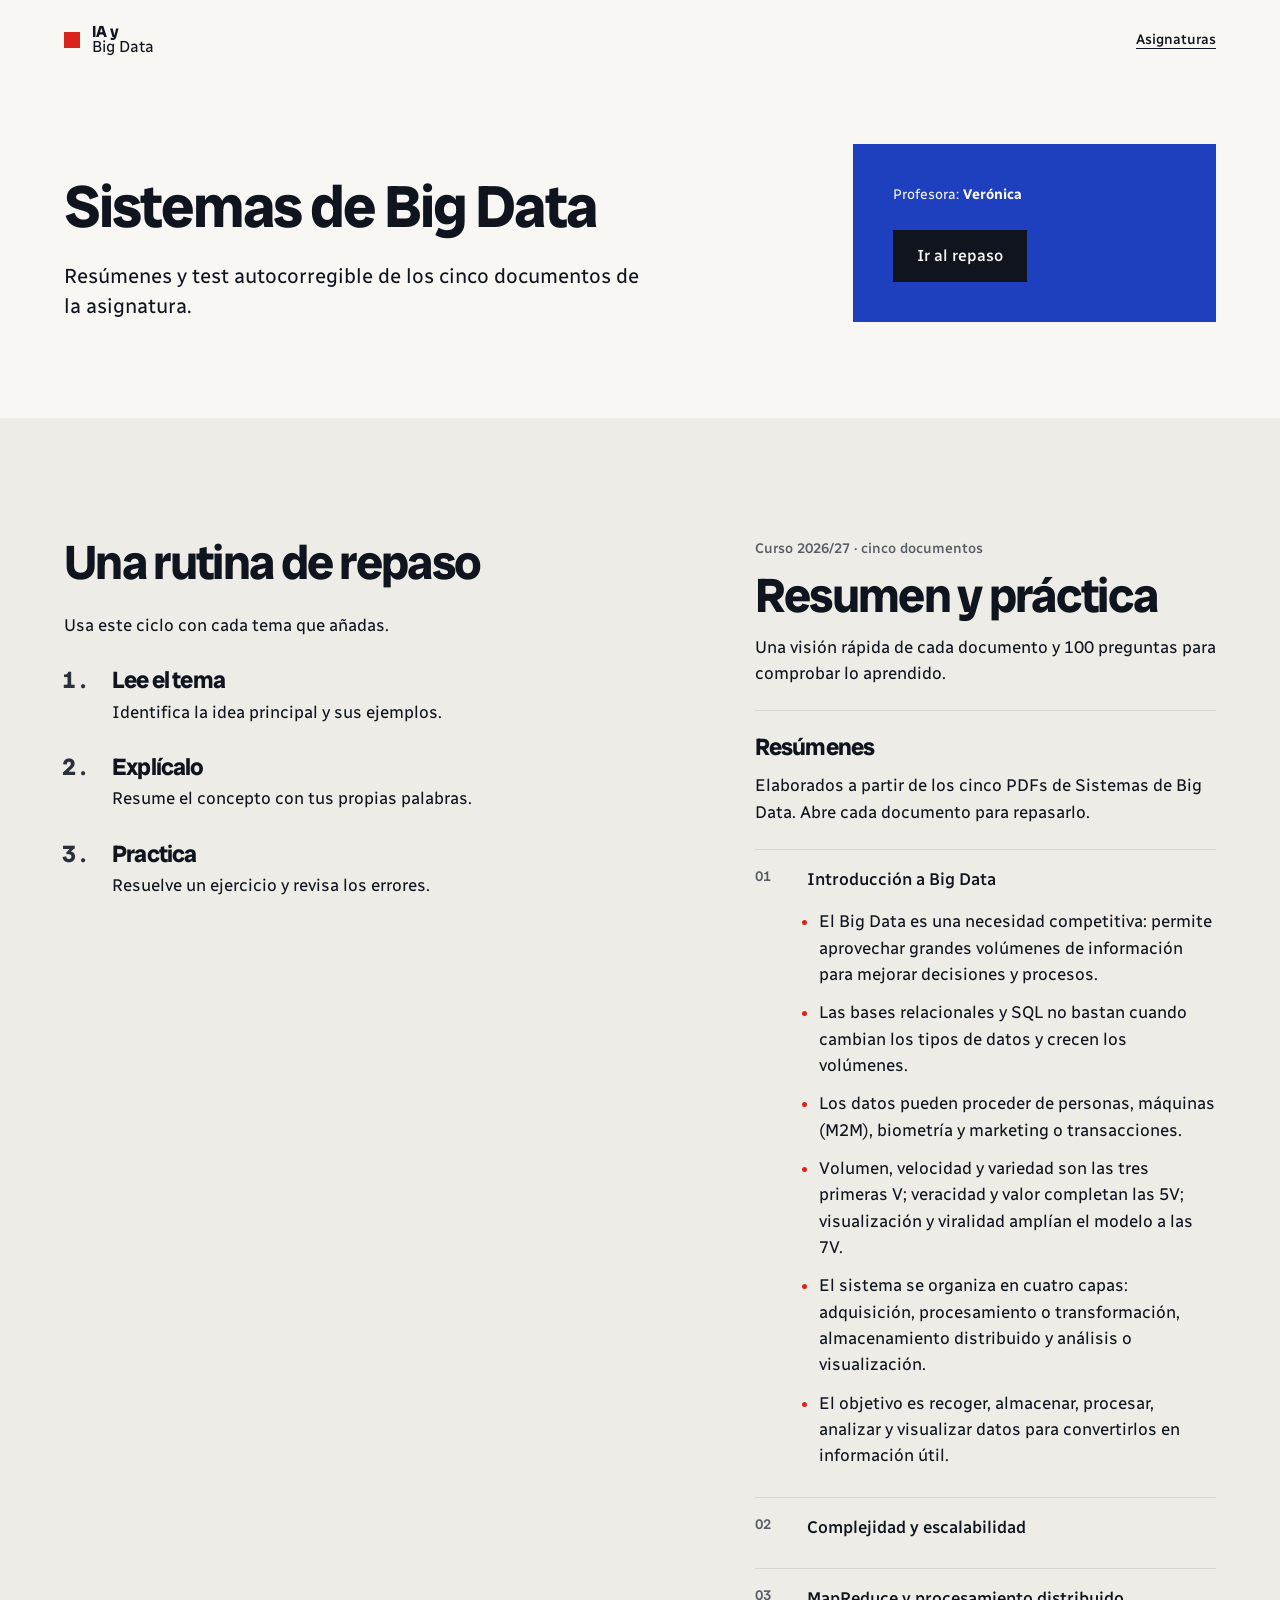
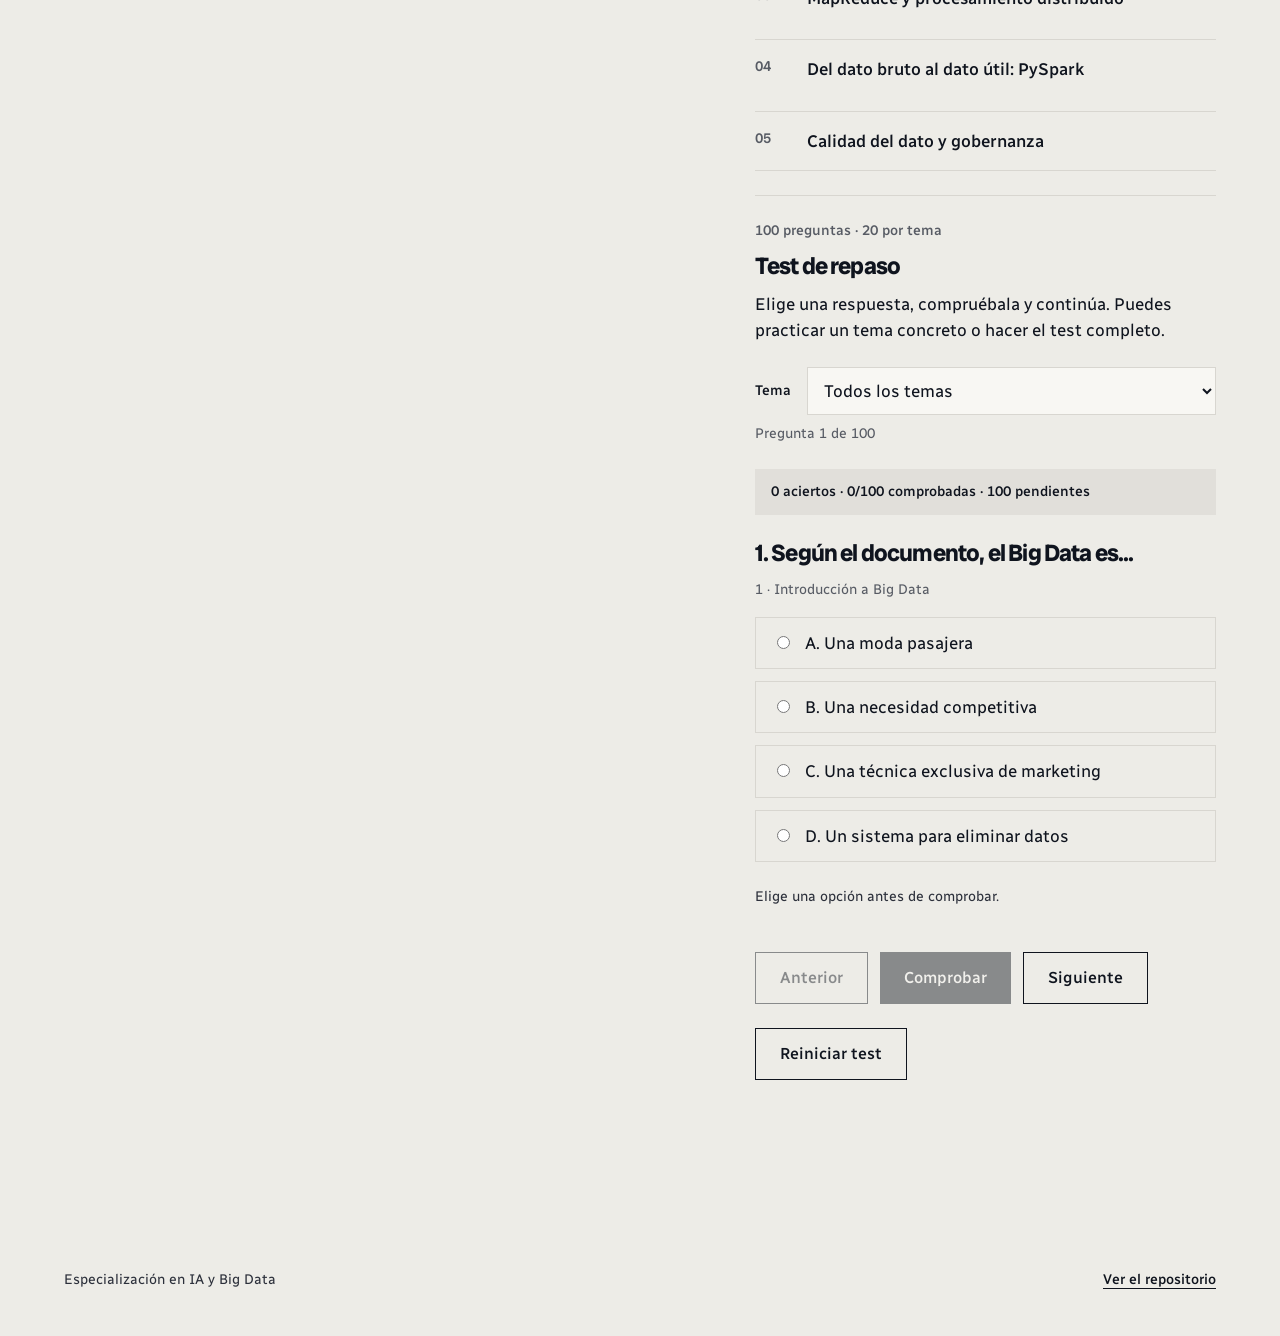
<file: Sistemas de Big Data (Verónica)/index.html>
<!doctype html>
<html lang="es">
<head>
  <meta charset="utf-8">
  <meta name="viewport" content="width=device-width, initial-scale=1">
  <meta name="description" content="Resúmenes y test autocorregible de Sistemas de Big Data, asignatura de Verónica.">
  <title>Sistemas de Big Data, Verónica | Repaso</title>
  <link rel="preconnect" href="https://fonts.googleapis.com">
  <link rel="preconnect" href="https://fonts.gstatic.com" crossorigin>
  <link href="https://fonts.googleapis.com/css2?family=Radio+Canada+Big:wght@400;700&amp;family=Radio+Canada:wght@400;500&amp;display=swap" rel="stylesheet">
  <link rel="stylesheet" href="../styles.css">
</head>
<body>
  <a class="skip-link" href="#contenido">Saltar al contenido</a>

  <header class="site-header">
    <nav class="masthead container" aria-label="Navegación principal">
      <a class="wordmark" href="../" aria-label="Inicio del curso">
        <span class="wordmark__top">IA y</span>
        <span class="wordmark__bottom">Big Data</span>
      </a>
      <a class="masthead__link" href="../#asignaturas">Asignaturas</a>
    </nav>
  </header>

  <main id="contenido">
    <section class="subject-hero container" aria-labelledby="asignatura-titulo">
      <div class="subject-hero__content">
        <h1 id="asignatura-titulo">Sistemas de Big Data</h1>
        <p class="lead">Resúmenes y test autocorregible de los cinco documentos de la asignatura.</p>
      </div>
      <div class="subject-hero__aside">
        <p class="byline">Profesora: <strong>Verónica</strong></p>
        <a class="button" href="#repaso">Ir al repaso</a>
      </div>
    </section>

    <section class="subject-body-band" id="repaso" aria-labelledby="repaso-titulo">
      <div class="subject-body container">
        <div class="subject-body__guide">
          <h2 id="repaso-titulo">Una rutina de repaso</h2>
          <p>Usa este ciclo con cada tema que añadas.</p>
          <ol class="steps">
            <li>
              <h3>Lee el tema</h3>
              <p>Identifica la idea principal y sus ejemplos.</p>
            </li>
            <li>
              <h3>Explícalo</h3>
              <p>Resume el concepto con tus propias palabras.</p>
            </li>
            <li>
              <h3>Practica</h3>
              <p>Resuelve un ejercicio y revisa los errores.</p>
            </li>
          </ol>
        </div>
        <div class="subject-body__topics">
          <div class="topics-intro">
            <p class="eyebrow">Curso 2026/27 · cinco documentos</p>
            <h2>Resumen y práctica</h2>
            <p>Una visión rápida de cada documento y 100 preguntas para comprobar lo aprendido.</p>
          </div>

          <section class="study-section" aria-labelledby="resumenes-titulo">
            <div class="section-heading">
              <h2 id="resumenes-titulo">Resúmenes</h2>
              <p>Elaborados a partir de los cinco PDFs de Sistemas de Big Data. Abre cada documento para repasarlo.</p>
            </div>

            <div class="summary-list">
              <details class="summary-card" open>
                <summary>
                  <span class="summary-card__number">01</span>
                  <span>Introducción a Big Data</span>
                </summary>
                <div class="summary-card__body">
                  <ul>
                    <li>El Big Data es una necesidad competitiva: permite aprovechar grandes volúmenes de información para mejorar decisiones y procesos.</li>
                    <li>Las bases relacionales y SQL no bastan cuando cambian los tipos de datos y crecen los volúmenes.</li>
                    <li>Los datos pueden proceder de personas, máquinas (M2M), biometría y marketing o transacciones.</li>
                    <li>Volumen, velocidad y variedad son las tres primeras V; veracidad y valor completan las 5V; visualización y viralidad amplían el modelo a las 7V.</li>
                    <li>El sistema se organiza en cuatro capas: adquisición, procesamiento o transformación, almacenamiento distribuido y análisis o visualización.</li>
                    <li>El objetivo es recoger, almacenar, procesar, analizar y visualizar datos para convertirlos en información útil.</li>
                  </ul>
                </div>
              </details>

              <details class="summary-card">
                <summary>
                  <span class="summary-card__number">02</span>
                  <span>Complejidad y escalabilidad</span>
                </summary>
                <div class="summary-card__body">
                  <ul>
                    <li>Los datos se duplican cada 12 meses, mientras la capacidad de procesamiento lo hace cada 18 meses; una sola máquina termina siendo insuficiente.</li>
                    <li>La complejidad se mide contando operaciones en función del tamaño del problema y expresando el coste como T(n), no solo en segundos.</li>
                    <li>La burbuja tiene coste O(n²). Cuando n es enorme domina el término que más crece, y el crecimiento exponencial acaba superando a cualquier polinomio.</li>
                    <li>En el ejemplo RSA, un año permite factorizar una clave de 2¹⁷ cifras; duplicar la velocidad solo eleva el límite a 2²², es decir, cinco cifras más.</li>
                    <li>El escalado horizontal añade nodos interconectados: divide el problema, procesa en paralelo y combina resultados, como en MapReduce.</li>
                    <li>El documento presenta Parquet, Avro y ORC como formatos optimizados. El Data Warehouse usa esquema en escritura; el Data Lake conserva formatos originales y usa esquema en lectura; el Data Mart es un subconjunto especializado.</li>
                  </ul>
                </div>
              </details>

              <details class="summary-card">
                <summary>
                  <span class="summary-card__number">03</span>
                  <span>MapReduce y procesamiento distribuido</span>
                </summary>
                <div class="summary-card__body">
                  <ul>
                    <li>Map genera pares clave-valor, Shuffle agrupa y transporta claves iguales y Reduce combina o agrega valores.</li>
                    <li>La clave identifica el grupo al que pertenece cada dato; el valor puede contener distintos tipos de información.</li>
                    <li>Para una media distribuida, cada nodo calcula suma y conteo; Reduce suma ambos totales antes de dividir, sin promediar medias parciales.</li>
                    <li>Shuffle es la fase que principalmente mueve datos por la red. Con 1 TB entre 20 nodos, cada nodo lee 50.000 MB: 250 segundos desde disco a 200 MB/s y 5 segundos desde RAM a 10.000 MB/s.</li>
                    <li>HDFS almacena y MapReduce procesa. Hadoop escribe y lee intermedios en disco; Spark los mantiene en memoria, salvo desbordamiento, y admite batch y streaming.</li>
                    <li>El Driver convierte el código en tareas, los Executors procesan particiones y el gestor asigna recursos. Databricks es la plataforma que rodea al motor Spark.</li>
                  </ul>
                </div>
              </details>

              <details class="summary-card">
                <summary>
                  <span class="summary-card__number">04</span>
                  <span>Del dato bruto al dato útil: PySpark</span>
                </summary>
                <div class="summary-card__body">
                  <ul>
                    <li>TPV, comercio electrónico, redes sociales y reseñas presentan formatos incompatibles, duplicados, ruido y actualizaciones lentas.</li>
                    <li>ETL extrae, transforma y carga. ELT extrae, carga y transforma después en el destino, aprovechando su capacidad distribuida o cloud.</li>
                    <li>La carga completa reemplaza todos los datos y es más sencilla; la incremental incorpora registros nuevos o modificados y resulta más eficiente, aunque más compleja.</li>
                    <li>Batch trabaja con lotes; streaming permite resultados parciales sin esperar todos los datos; tiempo real añade un plazo obligatorio y prohíbe perder datos.</li>
                    <li>La latencia es el tiempo entre generar un dato y obtener su resultado. Spark implementa streaming mediante microbatches.</li>
                    <li>Lambda combina batch histórico, speed de baja latencia y serving. Kappa usa un único flujo continuo y reprocesa el histórico reproduciendo eventos; simplifica la lógica, pero exige conservarlos.</li>
                  </ul>
                </div>
              </details>

              <details class="summary-card">
                <summary>
                  <span class="summary-card__number">05</span>
                  <span>Calidad del dato y gobernanza</span>
                </summary>
                <div class="summary-card__body">
                  <ul>
                    <li>El caso inicial muestra un pedido entregado antes de salir del almacén, con retraso 0.0; permite analizar el error, su efecto en la media y dónde detectarlo en el ETL.</li>
                    <li>La gobernanza establece políticas, procesos y roles para garantizar disponibilidad, integridad, seguridad y cumplimiento normativo; sin ella, un Data Lake puede convertirse en un data swamp.</li>
                    <li>El propietario responde del valor y las decisiones; el custodio, del almacenamiento, la calidad y la seguridad; el analista o usuario obtiene valor del dato.</li>
                    <li>Las dimensiones de calidad son completitud, unicidad, consistencia, exactitud o precisión y actualización. Los metadatos describen los datos y el linaje registra su recorrido.</li>
                    <li>Los controles usan métricas y alertas. En FL Logistics se propone un mínimo del 98 % con fecha de entrega informada o un descarte máximo del 2 %.</li>
                    <li>La misión limpia 153.000 pedidos en este orden: duplicados, texto, entregados sin retraso y valores imposibles; después los guarda en Parquet y comprueba las filas.</li>
                  </ul>
                </div>
              </details>
            </div>
          </section>

          <section class="quiz" id="test" aria-labelledby="test-titulo">
            <div class="section-heading">
              <p class="eyebrow">100 preguntas · 20 por tema</p>
              <h2 id="test-titulo">Test de repaso</h2>
              <p>Elige una respuesta, compruébala y continúa. Puedes practicar un tema concreto o hacer el test completo.</p>
            </div>

            <div class="quiz__toolbar">
              <label for="filtro-tema">Tema</label>
              <select id="filtro-tema">
                <option value="todos">Todos los temas</option>
                <option value="0">1 · Introducción a Big Data</option>
                <option value="1">2 · Complejidad y escalabilidad</option>
                <option value="2">3 · MapReduce</option>
                <option value="3">4 · Del dato bruto al dato útil</option>
                <option value="4">5 · Calidad y gobernanza</option>
              </select>
              <p id="progreso-test" class="quiz__progress"></p>
            </div>

            <p id="puntuacion-test" class="quiz__score" role="status" aria-live="polite"></p>

            <form id="formulario-test" class="quiz__form">
              <fieldset class="quiz__fieldset">
                <legend id="pregunta-test"></legend>
                <p id="tema-pregunta" class="quiz__topic"></p>
                <div id="opciones-test" class="quiz__options"></div>
              </fieldset>
              <p id="feedback-test" class="quiz__feedback" role="status" aria-live="polite"></p>
              <div class="quiz__actions">
                <button class="button button--secondary" id="anterior-test" type="button">Anterior</button>
                <button class="button" id="comprobar-test" type="button">Comprobar</button>
                <button class="button button--secondary" id="siguiente-test" type="button">Siguiente</button>
              </div>
            </form>

            <button class="button button--secondary" id="reiniciar-test" type="button">Reiniciar test</button>
            <noscript><p class="quiz__feedback">Activa JavaScript para responder y corregir el test.</p></noscript>
          </section>
        </div>
      </div>
    </section>
  </main>

  <footer class="site-footer">
    <div class="footer-inner container">
      <p>Especialización en IA y Big Data</p>
      <a class="footer-link" href="https://github.com/Pausiar/Especializaci-n-IA-y-BigData">Ver el repositorio</a>
    </div>
  </footer>
  <script src="test.js"></script>
</body>
</html>
</file>
<file: styles.css>
/* Hallmark · shape: Index-First · genre: editorial · theme: Grid (deal 2/3, seed web-repaso-para-seis-6085·dad5b355·2026-11-26·r0) · job: try · draw: ae440d
 * hero: Banner · nav: masthead · footer: colophon · imagery: none · signature: the six-subject index · posture: full-palette · v2.0.0
 * finish-review: subagent · 4 findings · 4 resolved · render unavailable */
/* Hallmark · pre-emit critique: P4 H5 E4 S5 R5 V4 · weakest: P, the subject index replaces a generic launch narrative */
@import url("./tokens.css");
@import url("./base.css");

body {
  font-size: var(--text-body);
}

.skip-link {
  position: absolute;
  top: calc(-1 * var(--space-3xl));
  left: var(--space-md);
  z-index: var(--z-toast);
  padding: var(--space-xs) var(--space-md);
  background: var(--color-ink);
  color: var(--color-paper);
}

.skip-link:focus-visible {
  top: var(--space-md);
}

.site-header {
  min-height: 80px;
}

.masthead {
  display: flex;
  min-height: 80px;
  align-items: center;
  justify-content: space-between;
  gap: var(--space-lg);
}

.wordmark {
  display: inline-grid;
  grid-template-columns: var(--space-md) auto;
  grid-template-rows: repeat(2, 1fr);
  column-gap: var(--space-sm);
  align-items: center;
  line-height: 0.92;
  text-decoration: none;
}

.wordmark::before {
  grid-row: span 2;
  width: var(--space-md);
  aspect-ratio: 1;
  background: var(--color-mark);
  content: "";
}

.wordmark__top {
  font-family: var(--font-display);
  font-size: var(--text-md);
  font-weight: var(--display-weight);
}

.wordmark__bottom {
  font-size: var(--text-md);
  font-weight: 400;
}

.masthead__link,
.back-link,
.footer-link {
  font-size: var(--text-sm);
  font-weight: 500;
  text-decoration-line: underline;
  text-decoration-thickness: var(--rule-hair);
  text-underline-offset: 0.32em;
  transition: color var(--dur-short) var(--ease-out);
}

.masthead__link:hover,
.back-link:hover,
.footer-link:hover {
  color: var(--color-mark);
}

.intro {
  display: grid;
  min-height: clamp(28rem, 56dvh, 36rem);
  grid-template-columns: repeat(12, minmax(0, 1fr));
  gap: var(--gap-columns);
  align-items: center;
  padding-block: var(--space-2xl) var(--space-3xl);
}

.intro__title {
  grid-column: 1 / 9;
}

.intro__aside {
  display: grid;
  grid-column: 9 / 13;
  gap: var(--space-lg);
  align-items: start;
  padding: var(--space-xl);
  background: var(--color-field);
  color: var(--color-field-ink);
  --color-focus: var(--color-field-ink);
}

.button {
  display: inline-flex;
  min-height: 52px;
  align-items: center;
  justify-content: center;
  justify-self: start;
  padding-inline: var(--space-lg);
  border: 0;
  border-radius: var(--radius-pill);
  background: var(--color-ink);
  color: var(--color-paper);
  font-size: var(--text-md);
  font-weight: 500;
  line-height: 1;
  text-decoration: none;
  white-space: nowrap;
  cursor: pointer;
  transition: background-color var(--dur-short) var(--ease-out), transform var(--dur-micro) var(--ease-out);
}

.button:hover {
  background: var(--color-ink-2);
}

.button:active {
  transform: translateY(1px);
}

.button:focus-visible {
  outline-color: var(--color-focus);
}

.subject-index {
  margin: 0;
  padding: 0;
  list-style: none;
}

.subject-index__item {
  min-width: 0;
  border-bottom: var(--rule-hair) solid var(--color-rule);
}

.subject-link {
  display: grid;
  grid-template-columns: repeat(12, minmax(0, 1fr));
  gap: var(--gap-columns);
  align-items: center;
  margin-inline: calc(-1 * var(--space-md));
  padding: var(--space-lg) var(--space-md);
  text-decoration: none;
  transition: background-color var(--dur-short) var(--ease-out);
}

.subject-link:hover,
.subject-link:active {
  background-color: var(--color-paper-2);
}

.subject-link__number {
  grid-column: 1;
  color: var(--color-muted);
  font-size: var(--text-sm);
  font-variant-numeric: tabular-nums;
}

.subject-link h2 {
  grid-column: 2 / 9;
  font-size: var(--text-index);
  line-height: 1.05;
}

.subject-link__teacher {
  grid-column: 9 / 11;
  color: var(--color-ink-2);
  font-size: var(--text-sm);
}

.subject-link__action {
  grid-column: 11 / 13;
  justify-self: end;
  font-size: var(--text-sm);
  font-weight: 500;
  text-decoration-line: underline;
  text-decoration-thickness: var(--rule-hair);
  text-underline-offset: 0.32em;
}

.index-section {
  padding-bottom: var(--space-3xl);
}

.subject-hero {
  display: grid;
  grid-template-columns: repeat(12, minmax(0, 1fr));
  gap: var(--gap-columns);
  align-items: end;
  padding-block: var(--space-2xl) var(--space-3xl);
}

.subject-hero__content {
  display: grid;
  grid-column: 1 / 9;
  gap: var(--space-lg);
}

.subject-hero h1 {
  max-width: 18ch;
  font-size: var(--text-display-s);
}

.subject-hero__aside {
  display: grid;
  grid-column: 9 / 13;
  gap: var(--space-lg);
  justify-items: start;
  padding: var(--space-xl);
  background: var(--color-field);
  color: var(--color-field-ink);
  --color-focus: var(--color-field-ink);
}

.byline,
.subject-hero__aside .byline {
  color: var(--color-field-ink);
  font-size: var(--text-sm);
}

.subject-body-band {
  background: var(--color-paper-2);
}

.subject-body {
  display: grid;
  grid-template-columns: repeat(12, minmax(0, 1fr));
  gap: var(--gap-columns);
  padding-block: var(--section-gap-s) var(--section-gap);
}

.subject-body__guide {
  grid-column: 1 / 7;
}

.subject-body__topics {
  grid-column: 8 / 13;
}

.subject-body__guide,
.subject-body__topics {
  display: grid;
  gap: var(--space-lg);
  align-content: start;
}

.steps {
  display: grid;
  margin: 0;
  padding-left: var(--space-xl);
  gap: var(--space-lg);
}

.steps li {
  min-width: 0;
  padding-left: var(--space-xs);
}

.steps li::marker {
  color: var(--color-ink-2);
  font-family: var(--font-display);
  font-size: var(--text-title);
  font-weight: var(--display-weight);
}

.steps h3 {
  margin-bottom: var(--space-2xs);
}

.fill {
  display: block;
  max-width: 65ch;
  padding: var(--space-md);
  border: var(--rule-hair) dashed color-mix(in oklab, var(--color-muted) 55%, transparent);
  color: var(--color-muted);
}

.site-footer {
  background: var(--color-paper-2);
}

.footer-inner {
  display: flex;
  min-height: 112px;
  align-items: center;
  justify-content: space-between;
  gap: var(--space-lg);
}

.footer-inner p {
  color: var(--color-ink-2);
  font-size: var(--text-sm);
}

@media (max-width: 60rem) {
  .intro,
  .subject-hero {
    min-height: auto;
    grid-template-columns: minmax(0, 1fr);
    gap: var(--space-xl);
    padding-block: var(--space-2xl) var(--space-xl);
  }

  .intro__title,
  .intro__aside,
  .subject-hero__content,
  .subject-hero__aside,
  .subject-body__guide,
  .subject-body__topics {
    grid-column: 1;
  }

  .subject-link {
    grid-template-columns: 2rem minmax(0, 1fr);
    gap: var(--space-xs) var(--space-md);
  }

  .subject-link__number {
    grid-column: 1;
    grid-row: 1;
  }

  .subject-link h2 {
    grid-column: 2;
    grid-row: 1;
  }

  .subject-link__teacher {
    grid-column: 2;
    grid-row: 2;
  }

  .subject-link__action {
    display: none;
  }

  .subject-body {
    grid-template-columns: minmax(0, 1fr);
    gap: var(--space-3xl);
    padding-block: var(--space-3xl);
  }
}

@media (max-width: 40rem) {
  .masthead {
    min-height: 80px;
  }

  .wordmark__top,
  .wordmark__bottom {
    font-size: var(--text-sm);
  }

  .intro h1 {
    max-width: 12ch;
  }

  .subject-link {
    padding-block: var(--space-lg);
  }

  .footer-inner {
    min-height: 144px;
    flex-direction: column;
    align-items: flex-start;
    justify-content: center;
    gap: var(--space-sm);
  }
}

.topics-intro,
.section-heading {
  display: grid;
  gap: var(--space-sm);
}

.eyebrow {
  color: var(--color-muted);
  font-size: var(--text-sm);
  font-weight: 500;
}

.study-section,
.quiz {
  display: grid;
  gap: var(--space-lg);
  padding-top: var(--space-lg);
  border-top: var(--rule-hair) solid var(--color-rule);
}

.section-heading h2 {
  font-size: var(--text-title);
}

.summary-list {
  display: grid;
  gap: var(--space-sm);
}

.summary-card {
  border-top: var(--rule-hair) solid var(--color-rule);
}

.summary-card:last-child {
  border-bottom: var(--rule-hair) solid var(--color-rule);
}

.summary-card summary {
  display: grid;
  grid-template-columns: 2.5rem minmax(0, 1fr);
  gap: var(--space-sm);
  align-items: start;
  padding-block: var(--space-md);
  font-weight: 500;
  list-style: none;
  cursor: pointer;
}

.summary-card summary::-webkit-details-marker {
  display: none;
}

.summary-card__number {
  color: var(--color-muted);
  font-family: var(--font-display);
  font-size: var(--text-sm);
  font-variant-numeric: tabular-nums;
}

.summary-card__body {
  display: grid;
  gap: var(--space-md);
  padding: 0 0 var(--space-md) var(--space-xl);
}

.summary-card ul {
  display: grid;
  margin: 0;
  padding-left: var(--space-lg);
  gap: var(--space-sm);
}

.summary-card li::marker {
  color: var(--color-mark);
}

.source-link {
  justify-self: start;
  font-size: var(--text-sm);
  font-weight: 500;
}

.quiz__toolbar {
  display: grid;
  grid-template-columns: auto minmax(0, 1fr);
  gap: var(--space-xs) var(--space-md);
  align-items: center;
}

.quiz__toolbar label {
  font-size: var(--text-sm);
  font-weight: 500;
}

.quiz__toolbar select {
  min-height: 48px;
  min-width: 0;
  padding: var(--space-xs) var(--space-sm);
  border: var(--rule-hair) solid var(--color-rule);
  border-radius: var(--radius-card);
  background: var(--color-paper);
  color: var(--color-ink);
}

.quiz__progress {
  grid-column: 1 / -1;
  color: var(--color-muted);
  font-size: var(--text-sm);
}

.quiz__score {
  padding: var(--space-sm) var(--space-md);
  background: var(--color-paper-3);
  font-size: var(--text-sm);
  font-weight: 500;
}

.quiz__form {
  display: grid;
  gap: var(--space-lg);
}

.quiz__fieldset {
  min-width: 0;
  margin: 0;
  padding: 0;
  border: 0;
}

.quiz__fieldset legend {
  padding: 0;
  font-family: var(--font-display);
  font-size: var(--text-title);
  font-weight: var(--display-weight);
  letter-spacing: var(--tracking-display);
  line-height: 1.2;
}

.quiz__topic {
  margin-top: var(--space-sm);
  color: var(--color-muted);
  font-size: var(--text-sm);
}

.quiz__options {
  display: grid;
  margin-top: var(--space-md);
  gap: var(--space-sm);
}

.quiz__option {
  display: flex;
  gap: var(--space-sm);
  align-items: flex-start;
  padding: var(--space-sm) var(--space-md);
  border: var(--rule-hair) solid var(--color-rule);
  cursor: pointer;
}

.quiz__option input {
  flex: none;
  margin-top: 0.35em;
  accent-color: var(--color-accent);
}

.quiz__option:has(input:checked) {
  border-color: var(--color-ink-2);
  background: var(--color-paper-3);
}

.quiz__option:has(input:focus-visible) {
  outline: 2px solid var(--color-focus);
  outline-offset: 2px;
}

.quiz__option:has(input:disabled) {
  cursor: default;
}

.quiz__option.is-correct {
  border-color: var(--color-success);
  box-shadow: inset 3px 0 var(--color-success);
}

.quiz__option.is-incorrect {
  border-color: var(--color-error);
  box-shadow: inset 3px 0 var(--color-error);
}

.quiz__feedback {
  min-height: 3em;
  color: var(--color-ink-2);
  font-size: var(--text-sm);
}

.quiz__feedback.is-correct {
  color: var(--color-success);
}

.quiz__feedback.is-incorrect {
  color: var(--color-error);
}

.quiz__actions {
  display: flex;
  flex-wrap: wrap;
  gap: var(--space-sm);
}

.button--secondary {
  border: var(--rule-hair) solid var(--color-ink);
  background: transparent;
  color: var(--color-ink);
}

.button--secondary:hover {
  background: var(--color-paper-3);
}

.button:disabled {
  opacity: 0.45;
  cursor: not-allowed;
  transform: none;
}

@media (max-width: 40rem) {
  .summary-card__body {
    padding-left: 0;
  }

  .quiz__toolbar {
    grid-template-columns: minmax(0, 1fr);
  }

  .quiz__actions {
    display: grid;
    grid-template-columns: repeat(2, minmax(0, 1fr));
  }

  .quiz__actions #comprobar-test {
    grid-row: 2;
    grid-column: 1 / -1;
  }
}
</file>
